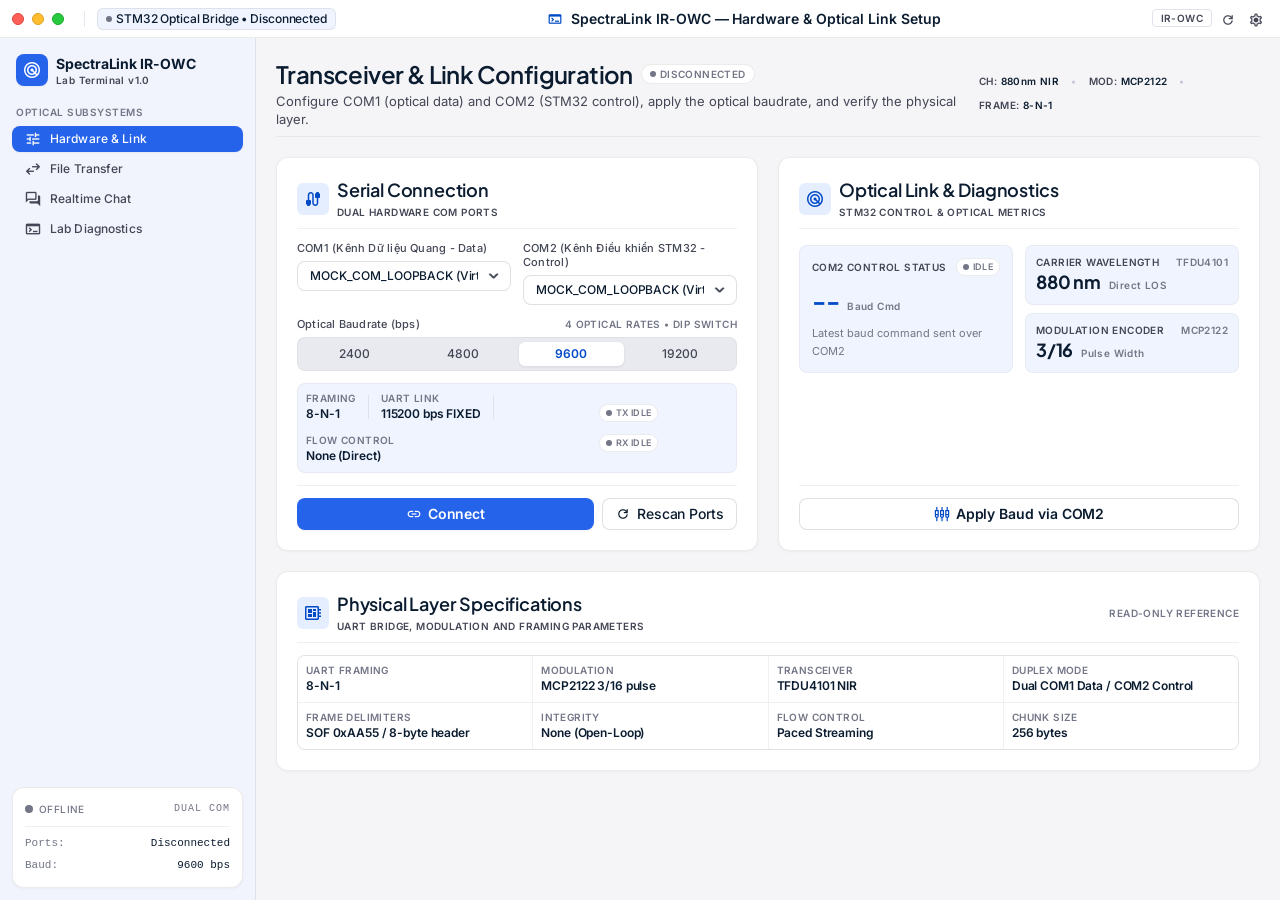
<file: src/ir_terminal/ui/web/index.html>
<!DOCTYPE html>
<html lang="en">
<head>
  <meta charset="utf-8"/>
  <meta content="width=device-width, initial-scale=1.0" name="viewport"/>
  <title>SpectraLink IR-OWC Workstation</title>
  <link rel="stylesheet" href="assets/css/local-fonts.css"/>
  <script src="assets/js/tailwindcss.js"></script>
  <script id="tailwind-config">
    tailwind.config = {
      darkMode: "class",
      theme: {
        extend: {
          colors: {
            "surface": "#f8f9ff",
            "surface-dim": "#cbdbf5",
            "surface-bright": "#f8f9ff",
            "surface-container-lowest": "#ffffff",
            "surface-container-low": "#eff4ff",
            "surface-container": "#e5eeff",
            "surface-container-high": "#dce9ff",
            "surface-container-highest": "#d3e4fe",
            "on-surface": "#0b1c30",
            "on-surface-variant": "#434655",
            "inverse-surface": "#213145",
            "inverse-on-surface": "#eaf1ff",
            "outline": "#737686",
            "outline-variant": "#c3c6d7",
            "surface-tint": "#0053db",
            "primary": "#004ac6",
            "on-primary": "#ffffff",
            "primary-container": "#2563eb",
            "on-primary-container": "#eeefff",
            "inverse-primary": "#b4c5ff",
            "secondary": "#006c49",
            "on-secondary": "#ffffff",
            "secondary-container": "#6cf8bb",
            "on-secondary-container": "#00714d",
            "tertiary": "#784b00",
            "on-tertiary": "#ffffff",
            "tertiary-container": "#996100",
            "on-tertiary-container": "#ffeedd",
            "error": "#ba1a1a",
            "on-error": "#ffffff",
            "error-container": "#ffdad6",
            "on-error-container": "#93000a",
            "primary-fixed": "#dbe1ff",
            "primary-fixed-dim": "#b4c5ff",
            "on-primary-fixed": "#00174b",
            "on-primary-fixed-variant": "#003ea8",
            "secondary-fixed": "#6ffbbe",
            "secondary-fixed-dim": "#4edea3",
            "on-secondary-fixed": "#002113",
            "on-secondary-fixed-variant": "#005236",
            "background": "#f8f9ff",
            "on-background": "#0b1c30",
            "surface-variant": "#d3e4fe"
          },
          borderRadius: {
            "DEFAULT": "0.25rem",
            "lg": "0.5rem",
            "xl": "0.75rem",
            "2xl": "0.875rem",
            "full": "9999px"
          },
          spacing: {
            "space-xs": "0.25rem",
            "margin": "1.25rem",
            "space-lg": "1.25rem",
            "space-xl": "1.75rem",
            "space-md": "0.75rem",
            "space-sm": "0.5rem",
            "gutter": "1rem"
          },
          fontFamily: {
            "headline-md": ["Plus Jakarta Sans", "sans-serif"],
            "display-lg": ["Plus Jakarta Sans", "sans-serif"],
            "body-md": ["Inter", "sans-serif"],
            "body-lg": ["Inter", "sans-serif"],
            "mono-caption": ["Inter", "monospace"],
            "headline-lg": ["Plus Jakarta Sans", "sans-serif"],
            "mono-data": ["Inter", "monospace"],
            "label-sm": ["Inter", "sans-serif"],
            "label-md": ["Inter", "sans-serif"],
            "title-sm": ["Inter", "sans-serif"]
          },
          fontSize: {
            "headline-md": ["18px", { lineHeight: "24px", letterSpacing: "-0.01em", fontWeight: "600" }],
            "display-lg": ["32px", { lineHeight: "40px", letterSpacing: "-0.02em", fontWeight: "600" }],
            "body-md": ["13px", { lineHeight: "18px", letterSpacing: "0em", fontWeight: "400" }],
            "body-lg": ["14px", { lineHeight: "20px", letterSpacing: "0em", fontWeight: "400" }],
            "mono-caption": ["10px", { lineHeight: "12px", letterSpacing: "0.04em", fontWeight: "600" }],
            "headline-lg": ["24px", { lineHeight: "32px", letterSpacing: "-0.015em", fontWeight: "600" }],
            "mono-data": ["12px", { lineHeight: "16px", letterSpacing: "-0.01em", fontWeight: "500" }],
            "label-sm": ["11px", { lineHeight: "14px", letterSpacing: "0.02em", fontWeight: "500" }],
            "label-md": ["12px", { lineHeight: "16px", letterSpacing: "0.01em", fontWeight: "500" }],
            "title-sm": ["14px", { lineHeight: "20px", letterSpacing: "-0.005em", fontWeight: "600" }]
          }
        }
      }
    }
  </script>
  <link rel="stylesheet" href="assets/css/app.css"/>
  <style>
    ::-webkit-scrollbar {
      width: 6px;
      height: 6px;
    }
    ::-webkit-scrollbar-track {
      background: transparent;
    }
    ::-webkit-scrollbar-thumb {
      background: rgba(0, 0, 0, 0.12);
      border-radius: 9999px;
    }
    ::-webkit-scrollbar-thumb:hover {
      background: rgba(0, 0, 0, 0.25);
    }
    .traffic-dot:hover span {
      opacity: 0.6;
    }
    .view-panel {
      display: none;
    }
    .view-panel.active {
      display: flex;
    }
    @keyframes ui-spin {
      to { transform: rotate(360deg); }
    }
    .ui-spinner {
      width: 14px;
      height: 14px;
      border-radius: 9999px;
      border: 2px solid rgba(255, 255, 255, 0.45);
      border-top-color: #ffffff;
      animation: ui-spin 0.7s linear infinite;
      display: inline-block;
      flex-shrink: 0;
    }
    @keyframes toast-slide-in {
      from { opacity: 0; transform: translateX(16px); }
      to { opacity: 1; transform: translateX(0); }
    }
    .toast-item {
      animation: toast-slide-in 0.18s ease-out;
    }
    .toast-leaving {
      opacity: 0;
      transform: translateX(16px);
      transition: opacity 0.18s ease, transform 0.18s ease;
    }
  </style>
  <script src="qwebchannel.js"></script>
</head>
<body class="bg-[#F5F5F7] text-on-surface antialiased min-h-screen flex flex-col font-body-md text-body-md select-none overflow-hidden">
  <div class="w-full h-screen bg-[#F5F5F7] flex flex-col overflow-hidden">
    <header
  class="app-header h-[38px] bg-surface-container-lowest border-b border-black/[0.08] px-space-md flex items-center justify-between flex-shrink-0 select-none min-w-0"
>
  <div class="app-header__left flex items-center gap-space-md min-w-0">
    <div class="flex items-center gap-2 pr-2 shrink-0">
      <button
        aria-label="Close"
        class="traffic-dot w-3 h-3 rounded-full bg-[#FF5F56] border border-[#E0443E] flex items-center justify-center group focus:outline-none cursor-pointer"
      >
        <span
          class="text-[8px] text-black font-bold opacity-0 transition-opacity"
          >×</span
        >
      </button>
      <button
        aria-label="Minimize"
        class="traffic-dot w-3 h-3 rounded-full bg-[#FFBD2E] border border-[#DEA123] flex items-center justify-center group focus:outline-none cursor-pointer"
      >
        <span
          class="text-[8px] text-black font-bold opacity-0 transition-opacity"
          >-</span
        >
      </button>
      <button
        aria-label="Zoom"
        class="traffic-dot w-3 h-3 rounded-full bg-[#27C93F] border border-[#1AAB29] flex items-center justify-center group focus:outline-none cursor-pointer"
      >
        <span
          class="text-[7px] text-black font-bold opacity-0 transition-opacity"
          >+</span
        >
      </button>
    </div>
    <div class="h-4 w-px bg-outline-variant/40 shrink-0"></div>
    <div
      id="ribbon-badge"
      class="app-ribbon flex items-center gap-space-xs px-2 py-0.5 rounded-md border min-w-0"
      data-tone="neutral"
    >
      <span id="ribbon-dot" class="ui-badge__dot"></span>
      <span
        id="ribbon-text"
        class="app-ribbon__text font-mono-data text-mono-data text-on-surface font-medium"
        title="STM32 Optical Bridge • Disconnected"
        >STM32 Optical Bridge • Disconnected</span
      >
    </div>
  </div>

  <div class="app-header__center flex items-center gap-2 min-w-0">
    <span class="material-symbols-outlined text-primary text-[16px] shrink-0"
      >terminal</span
    >
    <span
      id="window-center-title"
      class="app-header__title font-title-sm text-title-sm text-on-surface font-semibold"
      >SpectraLink IR-OWC — Hardware &amp; Optical Link Setup</span
    >
  </div>

  <div class="app-header__right flex items-center gap-space-xs">
    <span
      id="chrome-instance-label"
      class="font-mono-caption text-mono-caption text-on-surface-variant border border-outline-variant/50 px-2 py-0.5 rounded"
      >IR-OWC</span
    >
    <button
      id="btn-top-refresh"
      class="p-1 rounded hover:bg-surface-container-high text-on-surface-variant transition-colors cursor-pointer"
      title="Refresh Port List"
    >
      <span class="material-symbols-outlined text-[16px]">refresh</span>
    </button>
    <button
      id="btn-top-settings"
      class="p-1 rounded hover:bg-surface-container-high text-on-surface-variant transition-colors cursor-pointer"
      title="Transfer Settings"
    >
      <span class="material-symbols-outlined text-[16px]">settings</span>
    </button>
  </div>
</header>


    <div class="flex flex-1 overflow-hidden min-w-0">
      <aside
  id="app-sidebar"
  class="w-64 bg-surface-container-low/70 border-r border-black/[0.08] flex flex-col justify-between p-space-md select-none flex-shrink-0"
>
  <div class="space-y-space-md">
    <div class="sidebar-brand flex items-center gap-space-sm px-1 py-1">
      <div
        class="w-8 h-8 rounded-lg bg-primary-container text-white flex items-center justify-center shadow-sm shrink-0"
      >
        <span class="material-symbols-outlined text-[20px] text-white"
          >radar</span
        >
      </div>
      <div class="sidebar-brand-text leading-tight min-w-0">
        <div
          class="font-title-sm text-title-sm font-bold text-on-surface truncate"
        >
          SpectraLink IR-OWC
        </div>
        <div
          class="font-mono-caption text-mono-caption text-on-surface-variant truncate"
        >
          Lab Terminal v1.0
        </div>
      </div>
    </div>

    <div class="space-y-1">
      <div
        class="sidebar-section-title px-space-xs py-1 text-mono-caption font-mono-caption text-outline font-semibold tracking-wider"
      >
        OPTICAL SUBSYSTEMS
      </div>
      <nav class="space-y-1" id="nav-menu">
        <a
          data-target="view-hardware"
          title="Hardware &amp; Link"
          class="nav-item flex items-center gap-space-sm px-space-md py-space-xs rounded-lg bg-primary-container text-white font-medium shadow-sm transition-all cursor-pointer"
        >
          <span class="material-symbols-outlined text-[18px] shrink-0"
            >tune</span
          >
          <span class="sidebar-label font-label-md text-label-md truncate"
            >Hardware &amp; Link</span
          >
        </a>
        <a
          data-target="view-file"
          title="File Transfer"
          class="nav-item flex items-center gap-space-sm px-space-md py-space-xs rounded-lg text-on-surface-variant hover:text-on-surface hover:bg-surface-container-highest/60 transition-colors cursor-pointer"
        >
          <span class="material-symbols-outlined text-[18px] shrink-0"
            >swap_horiz</span
          >
          <span class="sidebar-label font-label-md text-label-md truncate"
            >File Transfer</span
          >
        </a>
        <a
          data-target="view-chat"
          title="Realtime Chat"
          class="nav-item flex items-center gap-space-sm px-space-md py-space-xs rounded-lg text-on-surface-variant hover:text-on-surface hover:bg-surface-container-highest/60 transition-colors cursor-pointer"
        >
          <span class="material-symbols-outlined text-[18px] shrink-0"
            >forum</span
          >
          <span class="sidebar-label font-label-md text-label-md truncate"
            >Realtime Chat</span
          >
        </a>
        <a
          data-target="view-telemetry"
          title="Lab Diagnostics"
          class="nav-item flex items-center gap-space-sm px-space-md py-space-xs rounded-lg text-on-surface-variant hover:text-on-surface hover:bg-surface-container-highest/60 transition-colors cursor-pointer"
        >
          <span class="material-symbols-outlined text-[18px] shrink-0"
            >terminal</span
          >
          <span class="sidebar-label font-label-md text-label-md truncate"
            >Lab Diagnostics</span
          >
        </a>
      </nav>
    </div>
  </div>

  <div
    class="sidebar-footer bg-surface-container-lowest rounded-xl p-space-md border border-black/[0.08] shadow-[0_1px_3px_rgba(0,0,0,0.04)] space-y-2"
  >
    <div class="flex items-center justify-between gap-1">
      <div class="flex items-center gap-1.5 min-w-0">
        <span
          id="footer-health-dot"
          class="w-2 h-2 rounded-full bg-outline shrink-0"
        ></span>
        <span
          id="footer-health-text"
          class="font-mono-caption text-mono-caption font-medium text-outline truncate"
          >OFFLINE</span
        >
      </div>
      <span
        class="sidebar-footer-detail text-[10px] font-mono text-outline tracking-widest"
        >DUAL COM</span
      >
    </div>
    <div
      class="sidebar-footer-detail text-[11px] font-mono leading-relaxed text-on-surface-variant border-t border-black/[0.06] pt-2 flex flex-col gap-1"
    >
      <div class="flex items-center justify-between gap-2">
        <span class="text-outline">Ports:</span>
        <span
          id="footer-port-label"
          class="font-medium text-on-surface truncate text-right"
          >Disconnected</span
        >
      </div>
      <div class="flex items-center justify-between">
        <span class="text-outline">Baud:</span>
        <span id="footer-baud-label" class="font-medium text-on-surface"
          >--</span
        >
      </div>
    </div>
  </div>
</aside>


      <div class="flex-1 flex flex-col overflow-hidden bg-[#F5F5F7] min-w-0">
        <div id="view-hardware" class="view-panel active flex-1 overflow-y-auto p-space-lg flex-col gap-space-lg bg-[#F5F5F7] min-w-0">
          <header
  class="flex flex-col md:flex-row md:items-center justify-between gap-space-md pb-space-sm border-b border-black/[0.06]"
>
  <div class="min-w-0">
    <div class="flex flex-wrap items-center gap-space-sm min-w-0">
      <h1
        class="font-headline-lg text-headline-lg text-on-surface tracking-tight break-words"
      >
        Transceiver &amp; Link Configuration
      </h1>
      <span
        id="hw-header-link-badge"
        class="ui-badge"
        data-tone="neutral"
        data-size="compact"
        role="status"
        aria-live="polite"
      >
        <span class="ui-badge__dot"></span>
        <span class="ui-badge__label">DISCONNECTED</span>
      </span>
    </div>
    <p class="font-body-md text-body-md text-on-surface-variant mt-0.5">
      Configure COM1 (optical data) and COM2 (STM32 control), apply the optical
      baudrate, and verify the physical layer.
    </p>
  </div>
  <div
    class="flex flex-wrap items-center gap-space-md font-mono-caption text-mono-caption text-on-surface-variant"
  >
    <span
      >CH:
      <strong class="text-on-surface font-semibold">880nm NIR</strong></span
    >
    <span class="text-outline-variant">•</span>
    <span
      >MOD: <strong class="text-on-surface font-semibold">MCP2122</strong></span
    >
    <span class="text-outline-variant">•</span>
    <span
      >FRAME: <strong class="text-on-surface font-semibold">8-N-1</strong></span
    >
  </div>
</header>
<div class="split-grid">
  <section
    class="bg-surface-container-lowest rounded-xl p-space-lg border border-black/[0.08] shadow-[0_1px_3px_rgba(0,0,0,0.04)] flex flex-col justify-between min-w-0"
  >
    <div class="space-y-space-md">
      <div
        class="flex items-center gap-space-sm border-b border-black/[0.06] pb-space-sm"
      >
        <div class="p-1.5 bg-surface-container text-primary rounded-md">
          <span class="material-symbols-outlined text-[20px]" data-icon="cable"
            >cable</span
          >
        </div>
        <div>
          <h2 class="font-headline-md text-headline-md text-on-surface">
            Serial Connection
          </h2>
          <span
            class="font-mono-caption text-mono-caption text-on-surface-variant"
            >DUAL HARDWARE COM PORTS</span
          >
        </div>
      </div>
      <div class="port-grid">
        <div class="space-y-1.5 min-w-0">
          <label
            class="block font-label-sm text-label-sm text-on-surface-variant font-medium"
            for="select-port-tx"
            >COM1 (Kênh Dữ liệu Quang - Data)</label
          >
          <div class="relative">
            <select
              id="select-port-tx"
              class="appearance-none w-full bg-[#FFFFFF] border border-black/[0.12] rounded-lg px-3 py-1.5 pr-8 text-on-surface font-mono-data text-mono-data focus:outline-none focus:ring-2 focus:ring-primary/20 focus:border-primary transition-all cursor-pointer"
            >
              <option value="MOCK_COM_LOOPBACK">
                MOCK_COM_LOOPBACK (Virtual Loopback)
              </option>
            </select>
            <div
              class="pointer-events-none absolute inset-y-0 right-0 flex items-center px-2 text-on-surface-variant"
            >
              <span
                class="material-symbols-outlined text-[18px]"
                data-icon="expand_more"
                >expand_more</span
              >
            </div>
          </div>
        </div>
        <div class="space-y-1.5 min-w-0">
          <label
            class="block font-label-sm text-label-sm text-on-surface-variant font-medium"
            for="select-port-rx"
            >COM2 (Kênh Điều khiển STM32 - Control)</label
          >
          <div class="relative">
            <select
              id="select-port-rx"
              class="appearance-none w-full bg-[#FFFFFF] border border-black/[0.12] rounded-lg px-3 py-1.5 pr-8 text-on-surface font-mono-data text-mono-data focus:outline-none focus:ring-2 focus:ring-primary/20 focus:border-primary transition-all cursor-pointer"
            >
              <option value="MOCK_COM_LOOPBACK">
                MOCK_COM_LOOPBACK (Virtual Loopback)
              </option>
            </select>
            <div
              class="pointer-events-none absolute inset-y-0 right-0 flex items-center px-2 text-on-surface-variant"
            >
              <span
                class="material-symbols-outlined text-[18px]"
                data-icon="expand_more"
                >expand_more</span
              >
            </div>
          </div>
        </div>
      </div>
      <div class="space-y-1.5">
        <div class="flex justify-between items-center">
          <label
            class="font-label-sm text-label-sm text-on-surface-variant font-medium"
            >Optical Baudrate (bps)</label
          >
          <span
            id="baudrate-source-label"
            class="font-mono-caption text-mono-caption text-outline"
            >OPTICAL RATES • COM2 CONTROL</span
          >
        </div>
        <div
          id="baudrate-selector-container"
          class="flex flex-wrap gap-1 p-1 bg-[#E8EAEF] rounded-lg border border-black/[0.04]"
        ></div>
      </div>
      <div
        class="p-space-sm bg-surface-container-low rounded-lg border border-black/[0.04] flex flex-col sm:flex-row sm:items-center justify-between gap-2"
      >
        <div class="flex flex-wrap items-center gap-space-md">
          <div>
            <span class="font-mono-caption text-mono-caption text-outline block"
              >FRAMING</span
            >
            <span
              class="font-mono-data text-mono-data text-on-surface font-semibold"
              >8-N-1</span
            >
          </div>
          <div class="h-6 w-px bg-outline-variant/40"></div>
          <div>
            <span class="font-mono-caption text-mono-caption text-outline block"
              >UART LINK</span
            >
            <span
              id="hw-physical-baud"
              class="font-mono-data text-mono-data text-on-surface font-semibold"
              >115200 bps FIXED</span
            >
          </div>
          <div class="h-6 w-px bg-outline-variant/40"></div>
          <div>
            <span class="font-mono-caption text-mono-caption text-outline block"
              >FLOW CONTROL</span
            >
            <span
              class="font-mono-data text-mono-data text-on-surface font-semibold"
              >None (Direct)</span
            >
          </div>
        </div>
        <div class="flex flex-wrap items-center gap-3">
          <span
            id="hw-tx-status"
            class="ui-badge"
            data-tone="neutral"
            data-size="micro"
            title="TX port state"
          >
            <span id="hw-tx-dot" class="ui-badge__dot"></span>
            <span class="ui-badge__label">TX IDLE</span>
          </span>
          <span
            id="hw-rx-status"
            class="ui-badge"
            data-tone="neutral"
            data-size="micro"
            title="RX port state"
          >
            <span id="hw-rx-dot" class="ui-badge__dot"></span>
            <span class="ui-badge__label">RX IDLE</span>
          </span>
        </div>
      </div>
    </div>
    <div
      class="pt-space-md mt-space-md border-t border-black/[0.06] flex items-center justify-between gap-space-sm"
    >
      <button
        id="btn-connect"
        data-state="disconnected"
        class="flex-1 h-[32px] bg-primary-container hover:bg-primary text-on-primary font-title-sm text-title-sm font-semibold rounded-lg shadow-sm flex items-center justify-center gap-1.5 active:scale-[0.98] transition-all cursor-pointer"
      >
        <span class="material-symbols-outlined text-[16px]" data-icon="link"
          >link</span
        >
        Connect
      </button>
      <button
        id="btn-rescan"
        class="h-[32px] px-space-md bg-white hover:bg-[#F8FAFC] text-on-surface border border-black/[0.12] rounded-lg font-title-sm text-title-sm font-medium flex items-center gap-1.5 active:scale-[0.98] transition-all cursor-pointer"
      >
        <span class="material-symbols-outlined text-[16px]" data-icon="refresh"
          >refresh</span
        >
        Rescan Ports
      </button>
    </div>
  </section>
  <section
    class="bg-surface-container-lowest rounded-xl p-space-lg border border-black/[0.08] shadow-[0_1px_3px_rgba(0,0,0,0.04)] flex flex-col justify-between min-w-0"
  >
    <div class="space-y-space-md">
      <div
        class="flex items-center gap-space-sm border-b border-black/[0.06] pb-space-sm"
      >
        <div class="p-1.5 bg-surface-container text-primary rounded-md">
          <span class="material-symbols-outlined text-[20px]" data-icon="radar"
            >radar</span
          >
        </div>
        <div>
          <h2 class="font-headline-md text-headline-md text-on-surface">
            Optical Link &amp; Diagnostics
          </h2>
          <span
            class="font-mono-caption text-mono-caption text-on-surface-variant"
            >STM32 CONTROL &amp; OPTICAL METRICS</span
          >
        </div>
      </div>
      <div class="hw-diag-grid items-stretch py-1">
        <div
          class="p-3 bg-surface-container-low rounded-lg border border-black/[0.04] flex flex-col justify-between h-full"
        >
          <div
            class="flex flex-wrap justify-between items-center gap-1 text-mono-caption font-mono-caption text-on-surface-variant"
          >
            <span>COM2 CONTROL STATUS</span>
            <span
              id="hw-rtt-state"
              class="ui-badge shrink-0"
              data-tone="neutral"
              data-size="micro"
              role="status"
              aria-live="polite"
            >
              <span class="ui-badge__dot"></span>
              <span class="ui-badge__label">IDLE</span>
            </span>
          </div>
          <div class="flex items-baseline gap-2 mt-2">
            <span
              id="hw-rtt-value"
              class="font-headline-lg text-headline-lg font-bold text-primary"
              >--</span
            >
            <span class="font-mono-caption text-mono-caption text-outline"
              >Baud Cmd</span
            >
          </div>
          <div class="text-[11px] text-outline font-mono-caption mt-2">
            Latest baud command sent over COM2
          </div>
        </div>
        <div class="grid grid-cols-1 gap-2">
          <div
            class="p-2.5 bg-surface-container-low rounded-lg border border-black/[0.04]"
          >
            <div
              class="flex justify-between items-center text-mono-caption font-mono-caption text-on-surface-variant"
            >
              <span>CARRIER WAVELENGTH</span>
              <span class="text-outline">TFDU4101</span>
            </div>
            <div class="flex items-baseline gap-2 mt-0.5">
              <span
                class="font-headline-md text-headline-md font-bold text-on-surface"
                >880 nm</span
              >
              <span class="font-mono-caption text-mono-caption text-outline"
                >Direct LOS</span
              >
            </div>
          </div>
          <div
            class="p-2.5 bg-surface-container-low rounded-lg border border-black/[0.04]"
          >
            <div
              class="flex justify-between items-center text-mono-caption font-mono-caption text-on-surface-variant"
            >
              <span>MODULATION ENCODER</span>
              <span class="text-outline">MCP2122</span>
            </div>
            <div class="flex items-baseline gap-2 mt-0.5">
              <span
                class="font-headline-md text-headline-md font-bold text-on-surface"
                >3/16</span
              >
              <span class="font-mono-caption text-mono-caption text-outline"
                >Pulse Width</span
              >
            </div>
          </div>
        </div>
      </div>
    </div>
    <div
      class="pt-space-md mt-space-md border-t border-black/[0.06] flex items-center justify-between gap-space-sm"
    >
      <button
        id="btn-send-baud"
        class="flex-1 h-[32px] bg-white hover:bg-[#F8FAFC] text-on-surface border border-black/[0.12] rounded-lg font-title-sm text-title-sm font-semibold flex items-center justify-center gap-1.5 active:scale-[0.98] transition-all cursor-pointer"
      >
        <span
          class="material-symbols-outlined text-[16px] text-primary"
          data-icon="settings_input_component"
          >settings_input_component</span
        >
        Apply Baud via COM2
      </button>
    </div>
  </section>
</div>
<section
  class="bg-surface-container-lowest rounded-xl p-space-lg border border-black/[0.08] shadow-[0_1px_3px_rgba(0,0,0,0.04)] min-w-0"
>
  <div
    class="flex flex-col sm:flex-row sm:items-center justify-between gap-2 border-b border-black/[0.06] pb-space-sm mb-space-md"
  >
    <div class="flex items-center gap-space-sm">
      <div class="p-1.5 bg-surface-container text-primary rounded-md">
        <span
          class="material-symbols-outlined text-[20px]"
          data-icon="developer_board"
          >developer_board</span
        >
      </div>
      <div>
        <h3 class="font-headline-md text-headline-md text-on-surface">
          Physical Layer Specifications
        </h3>
        <span
          class="font-mono-caption text-mono-caption text-on-surface-variant"
          >UART BRIDGE, MODULATION AND FRAMING PARAMETERS</span
        >
      </div>
    </div>
    <span class="font-mono-caption text-mono-caption text-outline"
      >READ-ONLY REFERENCE</span
    >
  </div>
  <div
    class="spec-grid gap-px bg-black/[0.06] border border-black/[0.06] rounded-lg overflow-hidden"
  >
    <div class="bg-surface-container-lowest p-space-sm">
      <span class="block font-mono-caption text-mono-caption text-outline"
        >UART FRAMING</span
      >
      <span
        class="block font-mono-data text-mono-data text-on-surface font-semibold mt-0.5"
        >8-N-1</span
      >
    </div>
    <div class="bg-surface-container-lowest p-space-sm">
      <span class="block font-mono-caption text-mono-caption text-outline"
        >MODULATION</span
      >
      <span
        class="block font-mono-data text-mono-data text-on-surface font-semibold mt-0.5"
        >MCP2122 3/16 pulse</span
      >
    </div>
    <div class="bg-surface-container-lowest p-space-sm">
      <span class="block font-mono-caption text-mono-caption text-outline"
        >TRANSCEIVER</span
      >
      <span
        class="block font-mono-data text-mono-data text-on-surface font-semibold mt-0.5"
        >TFDU4101 NIR</span
      >
    </div>
    <div class="bg-surface-container-lowest p-space-sm">
      <span class="block font-mono-caption text-mono-caption text-outline"
        >DUPLEX MODE</span
      >
      <span
        class="block font-mono-data text-mono-data text-on-surface font-semibold mt-0.5"
        >Dual COM1 Data / COM2 Control</span
      >
    </div>
    <div class="bg-surface-container-lowest p-space-sm">
      <span class="block font-mono-caption text-mono-caption text-outline"
        >FRAME DELIMITERS</span
      >
      <span
        class="block font-mono-data text-mono-data text-on-surface font-semibold mt-0.5"
        >SOF 0xAA55 / 8-byte header</span
      >
    </div>
    <div class="bg-surface-container-lowest p-space-sm">
      <span class="block font-mono-caption text-mono-caption text-outline"
        >INTEGRITY</span
      >
      <span
        class="block font-mono-data text-mono-data text-on-surface font-semibold mt-0.5"
        >None (Open-Loop)</span
      >
    </div>
    <div class="bg-surface-container-lowest p-space-sm">
      <span class="block font-mono-caption text-mono-caption text-outline"
        >FLOW CONTROL</span
      >
      <span
        class="block font-mono-data text-mono-data text-on-surface font-semibold mt-0.5"
        >Paced Streaming</span
      >
    </div>
    <div class="bg-surface-container-lowest p-space-sm">
      <span class="block font-mono-caption text-mono-caption text-outline"
        >CHUNK SIZE</span
      >
      <span
        class="block font-mono-data text-mono-data text-on-surface font-semibold mt-0.5"
        >256 bytes</span
      >
    </div>
  </div>
</section>

        </div>

        <div id="view-file" class="view-panel flex-1 bg-[#F5F5F7] overflow-y-auto p-space-lg flex-col gap-space-lg min-w-0">
          <div
  class="flex flex-col md:flex-row md:items-end justify-between gap-space-md pb-space-sm border-b border-black/[0.06]"
>
  <div class="flex flex-col gap-0.5 min-w-0">
    <h1
      class="text-headline-lg font-headline-lg text-on-surface tracking-tight break-words"
    >
      File &amp; Media Transfer Station
    </h1>
    <p class="text-body-md font-body-md text-on-surface-variant">
      Transmit binary payloads, media packets, and documents over the optical
      link.
    </p>
  </div>
  <div
    class="flex flex-wrap items-center gap-space-md font-mono-caption text-mono-caption text-on-surface-variant min-w-0"
  >
    <span
      >CHUNK: <strong class="text-on-surface font-semibold">256 B</strong></span
    >
    <span class="text-outline-variant">•</span>
    <span
      >INTEGRITY:
      <strong class="text-on-surface font-semibold">Open-Loop</strong></span
    >
    <span class="text-outline-variant">•</span>
    <span
      >FLOW:
      <strong class="text-on-surface font-semibold"
        >Paced Streaming</strong
      ></span
    >
  </div>
</div>
<div class="split-grid">
  <div
    id="file-dropzone"
    class="bg-surface-container-lowest rounded-xl border-2 border-dashed border-[#CBD5E1] p-space-xl flex flex-col items-center justify-center text-center hover:border-primary/60 transition-colors duration-150 group cursor-pointer min-h-[280px] min-w-0"
  >
    <div
      class="w-12 h-12 rounded-lg border border-black/[0.08] bg-surface-container-low flex items-center justify-center text-on-surface-variant group-hover:text-primary transition-colors mb-space-md"
    >
      <span
        class="material-symbols-outlined text-[26px]"
        data-icon="upload_file"
        >upload_file</span
      >
    </div>
    <h3
      id="file-limit-hint"
      class="text-headline-md font-headline-md text-on-surface mb-1"
    >
      Drop file to transmit (256-byte paced frames)
    </h3>
    <p
      class="text-body-md font-body-md text-on-surface-variant max-w-sm mb-space-lg"
    >
      Supports PDF, images, firmware binaries, and raw packet captures
    </p>
    <div class="flex items-center gap-space-sm">
      <button
        class="h-[30px] px-space-lg rounded-lg bg-primary-container text-on-primary text-label-md font-label-md hover:bg-primary transition-colors flex items-center gap-1.5 active:scale-[0.98] cursor-pointer"
      >
        <span
          class="material-symbols-outlined text-[16px]"
          data-icon="folder_open"
          >folder_open</span
        >
        <span>Browse Files</span>
      </button>
      <span class="text-mono-caption font-mono-caption text-on-surface-variant"
        >or drag &amp; drop payload</span
      >
    </div>
    <div
      class="mt-space-lg flex items-center gap-1.5 text-mono-caption font-mono-caption text-outline"
    >
      <span
        class="material-symbols-outlined text-[13px]"
        data-icon="verified_user"
        >verified_user</span
      >
      <span
        >Automatically framed into 256-byte chunks with paced open-loop
        streaming</span
      >
    </div>
  </div>
  <div
    class="bg-surface-container-lowest rounded-xl border border-black/[0.08] p-space-lg flex flex-col justify-between min-w-0"
  >
    <div>
      <div
        class="flex flex-wrap items-center justify-between gap-2 pb-space-sm border-b border-black/[0.06] mb-space-md"
      >
        <div class="flex items-center gap-2">
          <span
            class="text-title-sm font-title-sm font-semibold text-on-surface"
            >Active Transmission</span
          >
        </div>
        <div
          class="flex items-center gap-2 font-mono-caption text-mono-caption text-on-surface-variant"
        >
          <span>COM1 DATA</span>
          <span
            id="file-active-status"
            class="ui-badge"
            data-tone="neutral"
            data-size="micro"
            role="status"
            aria-live="polite"
          >
            <span class="ui-badge__dot"></span>
            <span class="ui-badge__label">STREAM IDLE</span>
          </span>
        </div>
      </div>
      <div class="flex items-start gap-space-md mb-space-md">
        <div
          class="w-10 h-10 rounded-lg bg-surface-container-low text-on-surface-variant flex items-center justify-center shrink-0 border border-black/[0.06]"
        >
          <span
            class="material-symbols-outlined text-[22px]"
            data-icon="description"
            >description</span
          >
        </div>
        <div class="flex flex-col flex-1 overflow-hidden">
          <div class="flex items-center justify-between gap-2">
            <span
              id="file-active-name"
              class="text-title-sm font-title-sm font-semibold text-on-surface truncate"
              >No active transfer</span
            >
            <span
              id="file-active-size"
              class="text-mono-data font-mono-data font-medium text-on-surface-variant shrink-0"
              >-- KB</span
            >
          </div>
          <div class="flex items-center gap-2 mt-1">
            <span class="text-mono-caption font-mono-caption text-outline"
              >State:</span
            >
            <span
              class="text-mono-caption font-mono-caption text-on-surface-variant"
              >Ready for payload</span
            >
          </div>
        </div>
      </div>
      <div class="flex flex-col gap-1.5 mb-space-lg">
        <div
          class="flex items-center justify-between text-mono-caption font-mono-caption"
        >
          <span class="text-on-surface font-medium">Transfer progress</span>
          <span
            id="file-progress-pct"
            class="text-primary font-semibold text-mono-data font-mono-data"
            >0%</span
          >
        </div>
        <div
          class="w-full h-2 rounded-full bg-surface-container overflow-hidden"
        >
          <div
            id="file-progress-bar"
            class="h-full bg-primary rounded-full transition-all duration-300 w-0"
          ></div>
        </div>
      </div>
      <div
        class="file-stats p-space-sm rounded-lg bg-surface-container-low border border-black/[0.04] mb-space-md"
      >
        <div class="flex flex-col">
          <span
            class="text-mono-caption font-mono-caption uppercase text-outline"
            >Throughput</span
          >
          <span
            id="file-speed"
            class="text-headline-md font-headline-md text-on-surface font-semibold"
            >0.0
            <span
              class="text-label-sm font-label-sm font-normal text-on-surface-variant"
              >KB/s</span
            ></span
          >
        </div>
        <div class="flex flex-col">
          <span
            class="text-mono-caption font-mono-caption uppercase text-outline"
            >ETA</span
          >
          <span
            id="file-eta"
            class="text-headline-md font-headline-md text-on-surface font-semibold"
            >--</span
          >
        </div>
        <div class="flex flex-col">
          <span
            class="text-mono-caption font-mono-caption uppercase text-outline"
            >Chunks</span
          >
          <span
            id="file-packets"
            class="text-headline-md font-headline-md text-on-surface font-semibold"
            >0<span class="text-label-sm font-label-sm font-normal text-outline"
              >/0</span
            ></span
          >
        </div>
      </div>
    </div>
    <div class="flex items-center justify-end gap-space-sm pt-space-xs">
      <button
        id="btn-file-primary"
        class="flex-1 h-[30px] px-space-md rounded-lg bg-primary-container hover:bg-primary text-on-primary transition-colors text-label-md font-label-md font-semibold flex items-center justify-center gap-1.5 active:scale-[0.98] cursor-pointer"
      >
        <span class="material-symbols-outlined text-[15px]" data-icon="send"
          >send</span
        >
        <span>Transmit</span>
      </button>
      <button
        id="btn-file-secondary"
        class="h-[30px] px-space-md rounded-lg bg-surface-container-lowest border border-black/[0.12] text-on-surface-variant hover:text-error hover:border-error/40 transition-colors text-label-md font-label-md flex items-center gap-1 active:scale-[0.98] cursor-pointer"
      >
        <span class="material-symbols-outlined text-[15px]" data-icon="close"
          >close</span
        >
        <span>Cancel</span>
      </button>
    </div>
  </div>
</div>

<div
  class="bg-surface-container-lowest rounded-xl border border-black/[0.08] shadow-[0_1px_3px_rgba(0,0,0,0.04)] p-space-lg flex flex-col gap-space-md min-w-0"
>
  <div class="flex flex-wrap items-center justify-between gap-space-md">
    <div class="flex flex-wrap items-center gap-space-md min-w-0">
      <div class="flex items-center gap-2">
        <span
          class="material-symbols-outlined text-on-surface-variant text-[18px]"
          data-icon="history"
          >history</span
        >
        <h2 class="text-title-sm font-title-sm font-semibold text-on-surface">
          Recent Transfers
        </h2>
      </div>
      <span
        class="flex items-center gap-1 font-mono-caption text-mono-caption text-outline"
      >
        <span
          class="material-symbols-outlined text-[13px]"
          data-icon="check_circle"
          >check_circle</span
        >
        <span>Open-loop paced</span>
      </span>
    </div>
    <div class="relative w-full sm:w-auto">
      <span
        class="material-symbols-outlined absolute left-2 top-1.5 text-[15px] text-outline"
        data-icon="search"
        >search</span
      >
      <input
        class="h-[28px] pl-7 pr-2 text-label-sm font-label-sm rounded-lg bg-surface border border-black/[0.1] focus:border-primary focus:ring-1 focus:ring-primary outline-none w-full sm:w-48"
        placeholder="Filter transmissions..."
        type="text"
      />
    </div>
  </div>
  <div class="overflow-x-auto border border-black/[0.08] rounded-lg">
    <table class="data-table w-full text-left border-collapse">
      <thead>
        <tr
          class="bg-surface-container-low border-b border-black/[0.08] text-mono-caption font-mono-caption text-outline uppercase tracking-wider h-8"
        >
          <th class="px-space-md font-medium">File Payload</th>
          <th class="px-space-md font-medium">Size</th>
          <th class="px-space-md font-medium">Direction</th>
          <th class="px-space-md font-medium">Timestamp</th>
          <th class="px-space-md font-medium">Mode</th>
          <th class="px-space-md font-medium">State</th>
          <th class="px-space-md text-right font-medium">Actions</th>
        </tr>
      </thead>
      <tbody
        id="file-history-body"
        class="divide-y divide-black/[0.05] text-body-md font-body-md"
      >
        <tr>
          <td
            colspan="7"
            class="py-8 text-center text-on-surface-variant text-body-md"
          >
            <div class="flex flex-col items-center justify-center gap-1">
              <span class="material-symbols-outlined text-[22px] text-outline"
                >folder_off</span
              >
              <span class="font-medium text-on-surface"
                >No file transfers recorded yet</span
              >
              <span class="text-label-sm text-outline"
                >Transferred files will be logged here as open-loop paced
                streams.</span
              >
            </div>
          </td>
        </tr>
      </tbody>
    </table>
  </div>
  <div
    class="flex flex-wrap items-center justify-between gap-2 text-mono-caption font-mono-caption text-outline px-1"
  >
    <div class="flex flex-wrap items-center gap-space-md">
      <span>Open-Loop Paced</span>
      <span>•</span>
      <span>No checksum</span>
      <span>•</span>
      <span
        >Chunk size:
        <strong class="text-on-surface font-medium">256 bytes</strong></span
      >
    </div>
    <span>Optical carrier 880 nm</span>
  </div>
</div>

        </div>

        <div id="view-chat" class="view-panel flex-1 bg-[#F5F5F7] overflow-hidden flex-col min-w-0">
          <section
  class="px-space-lg py-space-md bg-surface-container-lowest border-b border-black/[0.08] flex flex-wrap items-center justify-between gap-space-sm shadow-xs shrink-0"
>
  <div class="min-w-0">
    <div class="flex flex-wrap items-baseline gap-space-sm">
      <h1
        class="text-headline-md font-headline-md font-semibold text-on-surface"
      >
        Realtime Optical Messaging
      </h1>
      <span class="font-mono-caption text-mono-caption text-on-surface-variant"
        >Half-Duplex • 880 nm • Direct LOS</span
      >
    </div>
    <p class="text-body-md font-body-md text-on-surface-variant mt-0.5">
      Text messaging over optical link via virtual file envelope streaming.
    </p>
  </div>
  <div
    class="flex flex-wrap items-center gap-space-md font-mono-caption text-mono-caption text-on-surface-variant"
  >
    <span
      >CH:
      <strong class="text-on-surface font-semibold">880nm NIR</strong></span
    >
    <span class="text-outline-variant">•</span>
    <span
      >MOD: <strong class="text-on-surface font-semibold">MCP2122</strong></span
    >
    <span class="text-outline-variant">•</span>
    <span
      id="chat-link-state"
      class="ui-badge"
      data-tone="neutral"
      data-size="micro"
      role="status"
      aria-live="polite"
    >
      <span class="ui-badge__dot"></span>
      <span class="ui-badge__label">LINK STANDBY</span>
    </span>
  </div>
</section>
<section
  class="flex-1 overflow-y-auto px-space-md sm:px-space-xl py-space-lg space-y-4 bg-[#FBFBFC] flex flex-col"
>
  <div
    id="chat-empty-state"
    class="flex flex-col items-center justify-center py-16 text-center text-on-surface-variant my-auto"
  >
    <div
      class="w-10 h-10 rounded-lg border border-black/[0.08] bg-surface-container-low flex items-center justify-center text-on-surface-variant mb-3"
    >
      <span class="material-symbols-outlined text-[22px]">forum</span>
    </div>
    <p class="text-title-sm font-title-sm font-semibold text-on-surface mb-1">
      No messages yet
    </p>
    <p class="text-body-md font-body-md text-outline max-w-sm">
      Type a message below and press Enter to transmit across the infrared link.
    </p>
  </div>
</section>
<footer
  class="p-space-lg bg-surface-container-lowest border-t border-black/[0.08] shrink-0"
>
  <div class="flex flex-col gap-2">
    <div
      class="flex items-center gap-2 p-1.5 pl-3 bg-surface-container-lowest border border-black/[0.12] rounded-lg shadow-[0_1px_2px_rgba(0,0,0,0.03)] focus-within:border-primary focus-within:ring-1 focus-within:ring-primary/20 transition-all duration-150"
    >
      <span
        class="font-mono-data text-mono-data text-on-surface-variant font-semibold shrink-0 select-none"
        >TX &gt;</span
      >
      <input
        id="input-chat-text"
        class="flex-1 min-w-0 bg-transparent border-0 text-mono-data font-mono-data text-on-surface focus:ring-0 focus:outline-none p-0 h-8 placeholder:text-outline"
        placeholder="Type a text message to send across the optical link..."
        type="text"
        value=""
      />
      <div class="flex items-center gap-1.5 shrink-0">
        <button
          id="btn-chat-send"
          class="flex items-center gap-1.5 px-3 h-[30px] rounded-lg bg-primary-container text-white text-label-sm font-label-sm font-semibold hover:bg-primary transition-colors active:scale-[0.98] cursor-pointer"
          title="Send text message (Enter)"
        >
          <span>Send</span>
          <span class="material-symbols-outlined text-[14px]" data-icon="send"
            >send</span
          >
        </button>
      </div>
    </div>
    <div
      class="flex items-center justify-between px-1 text-mono-caption font-mono-caption text-outline"
    >
      <div
        class="flex items-center gap-1 min-w-0 truncate"
        title="Realtime Chat sends text messages up to 512 bytes. Binary files and large transfers are handled exclusively in File Transfer Station."
      >
        <span class="material-symbols-outlined text-[12px]" data-icon="info"
          >info</span
        >
        <span class="truncate"
          >Text messages only (max 512 bytes). Binary files and large transfers
          belong exclusively in File Transfer Station.</span
        >
      </div>
    </div>
  </div>
</footer>

        </div>

        <div id="view-telemetry" class="view-panel flex-1 bg-[#F5F5F7] overflow-y-auto p-space-lg flex-col gap-space-lg min-w-0">
          <div
  class="flex flex-col md:flex-row md:items-end justify-between gap-space-sm pb-space-sm border-b border-black/[0.06]"
>
  <div class="min-w-0">
    <div class="flex flex-wrap items-baseline gap-space-sm">
      <h2
        class="font-headline-lg text-headline-lg text-on-surface font-semibold tracking-tight"
      >
        Lab Analytics &amp; Performance
      </h2>
      <span class="font-mono-caption text-mono-caption text-on-surface-variant"
        >COM1 DATA • 880 nm • 100 Hz sampling</span
      >
    </div>
    <p class="text-on-surface-variant font-body-md text-body-md mt-0.5">
      Carrier throughput, bit error distribution, and raw packet frame
      inspection.
    </p>
  </div>
  <div
    class="flex flex-wrap items-center gap-space-xs w-full md:w-auto md:shrink-0"
  >
    <div
      class="flex items-center gap-1.5 px-3 py-1.5 rounded-lg bg-surface-container-lowest border border-black/[0.08] font-label-sm text-label-sm text-on-surface"
    >
      <span class="w-2 h-2 rounded-full bg-secondary"></span>
      <span class="font-medium">Live capture</span>
    </div>
    <button
      class="flex items-center gap-1 px-3 py-1.5 rounded-lg bg-surface-container-lowest hover:bg-surface-container-high border border-black/[0.08] text-on-surface font-label-sm text-label-sm transition-colors cursor-pointer"
    >
      <span class="material-symbols-outlined text-[15px]">file_download</span>
      <span>Export CSV</span>
    </button>
    <button
      class="flex items-center gap-1 px-3 py-1.5 rounded-lg bg-surface-container-lowest hover:bg-surface-container-high border border-black/[0.08] text-on-surface font-label-sm text-label-sm transition-colors cursor-pointer"
    >
      <span class="material-symbols-outlined text-[15px]">refresh</span>
      <span>Reset Counters</span>
    </button>
  </div>
</div>
<div class="kpi-grid">
  <div
    class="bg-surface-container-lowest rounded-lg p-space-md border border-black/[0.08] flex flex-col justify-between"
  >
    <div class="flex items-center justify-between">
      <span
        class="font-mono-caption text-mono-caption text-outline uppercase tracking-wider"
        >Transmission speed</span
      >
      <span
        class="material-symbols-outlined text-on-surface-variant text-[18px]"
        >speed</span
      >
    </div>
    <div class="my-2">
      <div class="flex items-baseline gap-2">
        <span
          id="kpi-speed-value"
          class="font-display-lg text-display-lg font-semibold text-on-surface tracking-tight"
          >0.00</span
        >
        <span class="font-mono-caption text-on-surface-variant font-medium"
          >KB/s</span
        >
      </div>
      <span class="font-mono-caption text-[11px] text-outline"
        >Active baud throughput</span
      >
    </div>
    <div class="h-1.5 w-full bg-surface-container rounded-full overflow-hidden">
      <div
        id="kpi-speed-bar"
        class="h-full bg-primary rounded-full"
        style="width: 0%"
      ></div>
    </div>
  </div>
  <div
    class="bg-surface-container-lowest rounded-lg p-space-md border border-black/[0.08] flex flex-col justify-between"
  >
    <div class="flex items-center justify-between">
      <span
        class="font-mono-caption text-mono-caption text-outline uppercase tracking-wider"
        >Packet loss</span
      >
      <span
        class="material-symbols-outlined text-on-surface-variant text-[18px]"
        >check_circle</span
      >
    </div>
    <div class="my-2">
      <div class="flex items-baseline gap-2">
        <span
          id="kpi-loss-value"
          class="font-display-lg text-display-lg font-semibold text-on-surface tracking-tight"
          >0.00%</span
        >
        <span
          id="kpi-loss-pkts"
          class="font-mono-caption text-on-surface-variant font-medium"
          >(0 pkts)</span
        >
      </div>
      <span class="font-mono-caption text-[11px] text-secondary"
        >Clean optical channel</span
      >
    </div>
    <div class="h-1.5 w-full bg-surface-container rounded-full overflow-hidden">
      <div class="h-full bg-secondary rounded-full" style="width: 100%"></div>
    </div>
  </div>
  <div
    class="bg-surface-container-lowest rounded-lg p-space-md border border-black/[0.08] flex flex-col justify-between min-w-0"
  >
    <div class="flex items-center justify-between gap-2">
      <span
        class="font-mono-caption text-mono-caption text-outline uppercase tracking-wider"
        >Optical packet latency</span
      >
      <span
        id="kpi-rtt-badge"
        class="ui-badge"
        data-tone="neutral"
        data-size="micro"
        role="status"
        aria-live="polite"
      >
        <span class="ui-badge__dot"></span>
        <span class="ui-badge__label">IDLE</span>
      </span>
    </div>
    <div class="my-2">
      <div class="flex items-baseline gap-2">
        <span
          id="kpi-rtt-value"
          class="font-display-lg text-display-lg font-semibold text-on-surface tracking-tight"
          >--</span
        >
        <span class="font-mono-caption text-on-surface-variant font-medium"
          >ms</span
        >
      </div>
      <span class="font-mono-caption text-[11px] text-outline"
        >Optical frame transit latency</span
      >
    </div>
    <div class="h-1.5 w-full bg-surface-container rounded-full overflow-hidden">
      <div class="h-full bg-primary/70 rounded-full" style="width: 0%"></div>
    </div>
  </div>
  <div
    class="bg-surface-container-lowest rounded-lg p-space-md border border-black/[0.08] flex flex-col justify-between"
  >
    <div class="flex items-center justify-between">
      <span
        class="font-mono-caption text-mono-caption text-outline uppercase tracking-wider"
        >Transmitted chunks</span
      >
      <span
        class="material-symbols-outlined text-on-surface-variant text-[18px]"
        >inventory_2</span
      >
    </div>
    <div class="my-2">
      <div class="flex items-baseline gap-2">
        <span
          id="kpi-chunks-value"
          class="font-display-lg text-display-lg font-semibold text-on-surface tracking-tight"
          >0</span
        >
        <span class="font-mono-caption text-on-surface-variant font-medium"
          >blks</span
        >
      </div>
      <span class="font-mono-caption text-[11px] text-outline"
        >Open-loop paced streaming</span
      >
    </div>
    <div class="h-1.5 w-full bg-surface-container rounded-full overflow-hidden">
      <div
        class="h-full bg-secondary-container rounded-full"
        style="width: 100%"
      ></div>
    </div>
  </div>
</div>
<div class="split-grid">
  <div
    class="bg-surface-container-lowest rounded-lg p-space-md border border-black/[0.08] flex flex-col justify-between relative"
  >
    <div
      class="flex items-center justify-between pb-2 mb-2 border-b border-black/[0.06]"
    >
      <div class="flex items-center gap-2">
        <span class="font-title-sm text-title-sm font-semibold text-on-surface"
          >Realtime transmission speed</span
        >
      </div>
      <div class="flex items-center gap-3 font-mono-caption text-[11px]">
        <div class="flex items-center gap-1">
          <span class="w-2.5 h-[2px] bg-primary"></span>
          <span class="text-on-surface-variant">Throughput (KB/s)</span>
        </div>
      </div>
    </div>
    <div class="relative w-full h-44 flex items-center justify-center">
      <canvas id="live-speed-chart" class="w-full h-full"></canvas>
    </div>
    <div
      class="flex justify-between font-mono-caption text-[10px] text-outline pt-2 border-t border-black/[0.06]"
    >
      <span>30s ago</span>
      <span>20s ago</span>
      <span>10s ago</span>
      <span>Now</span>
    </div>
  </div>
  <div
    class="bg-surface-container-lowest rounded-lg p-space-md border border-black/[0.08] flex flex-col justify-between relative"
  >
    <div
      class="flex items-center justify-between pb-2 mb-2 border-b border-black/[0.06]"
    >
      <div class="flex items-center gap-2">
        <span class="font-title-sm text-title-sm font-semibold text-on-surface"
          >Optical frame latency (RTT)</span
        >
      </div>
      <div class="flex items-center gap-3 font-mono-caption text-[11px]">
        <div class="flex items-center gap-1">
          <span class="w-2.5 h-[2px] bg-secondary"></span>
          <span class="text-on-surface-variant">RTT (ms)</span>
        </div>
      </div>
    </div>
    <div class="relative w-full h-44 flex items-center justify-center">
      <canvas id="live-rtt-chart" class="w-full h-full"></canvas>
    </div>
    <div
      class="flex justify-between font-mono-caption text-[10px] text-outline pt-2 border-t border-black/[0.06]"
    >
      <span>30s ago</span>
      <span>20s ago</span>
      <span>10s ago</span>
      <span>Now</span>
    </div>
  </div>
</div>
<div
  class="bg-surface-container-lowest rounded-lg border border-black/[0.08] flex flex-col overflow-hidden"
>
  <div
    class="p-space-sm px-space-md bg-surface-container-lowest border-b border-black/[0.08] flex flex-wrap items-center justify-between gap-space-sm"
  >
    <div class="flex items-center gap-2">
      <span
        class="material-symbols-outlined text-on-surface-variant text-[18px]"
        >terminal</span
      >
      <span class="font-title-sm text-title-sm font-semibold text-on-surface"
        >Raw optical frame sniffer</span
      >
      <span
        id="sniffer-frame-count"
        class="font-mono-caption text-[10px] text-on-surface-variant"
        >0 frames captured</span
      >
    </div>
    <div class="flex items-center gap-space-sm">
      <div
        id="sniffer-filter-bar"
        class="flex flex-wrap items-center bg-surface-container-low p-0.5 rounded-md border border-black/[0.08] font-mono-caption text-[10px]"
      >
        <button
          class="px-2 py-1 rounded bg-surface-container-lowest text-on-surface font-semibold shadow-xs cursor-pointer"
        >
          ALL
        </button>
        <button
          class="px-2 py-1 rounded text-on-surface-variant hover:text-on-surface cursor-pointer"
        >
          HEADER
        </button>
        <button
          class="px-2 py-1 rounded text-on-surface-variant hover:text-on-surface cursor-pointer"
        >
          DATA
        </button>
        <button
          class="px-2 py-1 rounded text-on-surface-variant hover:text-on-surface cursor-pointer"
        >
          END
        </button>
        <button
          class="px-2 py-1 rounded text-error hover:bg-error-container/30 cursor-pointer"
        >
          INVALID (0)
        </button>
      </div>
      <div class="relative">
        <span
          class="material-symbols-outlined absolute left-2 top-1/2 -translate-y-1/2 text-outline text-[14px]"
          >search</span
        >
        <input
          id="sniffer-search"
          class="h-[28px] pl-6 pr-2 rounded-md bg-surface-container-lowest border border-black/[0.1] font-mono-data text-[11px] text-on-surface placeholder:text-outline focus:border-primary focus:ring-1 focus:ring-primary focus:outline-none w-full sm:w-44"
          placeholder="Frame ID or type..."
          type="text"
        />
      </div>
      <button
        class="p-1 rounded hover:bg-surface-container text-on-surface-variant cursor-pointer"
        title="Collapse / Expand Drawer"
      >
        <span class="material-symbols-outlined text-[18px]">expand_more</span>
      </button>
    </div>
  </div>
  <div id="sniffer-table-container" class="overflow-x-auto max-h-56">
    <table class="data-table w-full text-left border-collapse">
      <thead>
        <tr
          class="bg-surface-container-low font-mono-caption text-[10px] text-outline uppercase tracking-wider border-b border-black/[0.08]"
        >
          <th class="py-2 px-space-md font-medium">Time (UTC)</th>
          <th class="py-2 px-space-sm font-medium">Frame ID</th>
          <th class="py-2 px-space-sm font-medium">Carrier</th>
          <th class="py-2 px-space-sm font-medium">Type</th>
          <th class="py-2 px-space-sm font-medium">Payload hex preview</th>
          <th class="py-2 px-space-sm font-medium">Integrity</th>
          <th class="py-2 px-space-md font-medium text-right">Latency</th>
        </tr>
      </thead>
      <tbody
        id="sniffer-table-body"
        class="font-mono-data text-[11px] divide-y divide-black/[0.05]"
      >
        <tr>
          <td
            colspan="7"
            class="py-8 text-center text-on-surface-variant text-mono-data"
          >
            <div class="flex flex-col items-center justify-center gap-1">
              <span class="material-symbols-outlined text-[20px] text-outline"
                >memory</span
              >
              <span>Waiting for optical frames...</span>
              <span class="text-[10px] text-outline"
                >Transmitted and received frames will appear here in real
                time.</span
              >
            </div>
          </td>
        </tr>
      </tbody>
    </table>
  </div>
  <div
    class="px-space-md py-1.5 bg-surface-container-low border-t border-black/[0.08] flex flex-wrap items-center justify-between gap-2 font-mono-caption text-[10px] text-on-surface-variant"
  >
    <div class="flex flex-wrap items-center gap-3">
      <span>Auto-scroll active</span>
      <span>Ring buffer: 65536 bytes</span>
      <span>COM1 optical 8-N-1</span>
    </div>
    <span>OPEN-LOOP / no checksum</span>
  </div>
</div>

        </div>
      </div>
    </div>
  </div>

  <div
  id="settings-overlay"
  class="fixed inset-0 z-[10000] hidden items-center justify-center p-4"
>
  <div
    id="settings-backdrop"
    class="ui-modal-backdrop absolute inset-0 bg-on-surface/20"
  ></div>
  <div
    id="settings-card"
    role="dialog"
    aria-modal="true"
    aria-labelledby="settings-title"
    class="relative w-full max-w-xl max-h-[calc(100vh-2rem)] overflow-y-auto bg-surface-container-lowest rounded-2xl border border-black/[0.06] shadow-[0_8px_30px_rgba(0,0,0,0.12)] p-space-lg flex flex-col gap-space-md transition-all"
  >
    <div class="flex items-center justify-between">
      <div class="flex items-center gap-space-sm">
        <div
          class="w-10 h-10 rounded-xl bg-surface-container text-primary flex items-center justify-center shadow-sm"
        >
          <span class="material-symbols-outlined text-[22px]">settings</span>
        </div>
        <div>
          <h3
            id="settings-title"
            class="font-headline-md text-headline-md text-on-surface"
          >
            Transfer Settings
          </h3>
          <p
            class="font-mono-caption text-mono-caption text-on-surface-variant"
          >
            OPTICAL LINK • PERSISTED LOCALLY
          </p>
        </div>
      </div>
      <button
        id="settings-close"
        class="p-1 rounded hover:bg-surface-container-high text-on-surface-variant transition-colors cursor-pointer"
        title="Close settings"
      >
        <span class="material-symbols-outlined text-[18px]">close</span>
      </button>
    </div>
    <div class="space-y-space-md">
      <div class="space-y-1.5">
        <label
          for="settings-dir"
          class="block font-label-sm text-label-sm text-on-surface-variant font-medium"
          >Default receive directory (Files only)</label
        >
        <div class="flex items-center gap-2">
          <input
            id="settings-dir"
            type="text"
            placeholder="Type or browse a receive folder"
            spellcheck="false"
            autocomplete="off"
            class="flex-1 bg-surface-container-low border border-black/[0.12] rounded-lg px-3 py-1.5 text-on-surface font-mono-data text-mono-data focus:outline-none focus:ring-2 focus:ring-primary/20 focus:border-primary transition-all"
          />
          <button
            id="settings-browse"
            class="h-[32px] px-space-md bg-white hover:bg-[#F8FAFC] text-on-surface border border-black/[0.12] rounded-lg font-title-sm text-title-sm font-medium flex items-center gap-1.5 active:scale-[0.98] transition-all cursor-pointer"
          >
            <span class="material-symbols-outlined text-[16px]"
              >folder_open</span
            >
            <span>Browse</span>
          </button>
        </div>
        <p
          class="font-mono-caption text-mono-caption text-on-surface-variant leading-relaxed"
        >
          Only files received over the optical link are saved here. Chat
          history, logs and telemetry always stay in the app's
          <span class="font-mono-data">data/</span> folder.
        </p>
        <button
          id="settings-reset"
          type="button"
          class="self-start font-title-sm text-title-sm font-medium text-primary hover:underline cursor-pointer"
        >
          Reset to default
        </button>
      </div>
      <div class="pt-space-xs border-t border-black/[0.06] flex items-center justify-between">
        <div class="pr-space-md">
          <label
            for="settings-checkpoint-ack"
            class="block font-label-sm text-label-sm text-on-surface font-medium cursor-pointer"
          >
            Bật kiểm tra mất tia quang (Checkpoint ACK)
          </label>
          <p
            class="font-mono-caption text-mono-caption text-on-surface-variant leading-relaxed"
          >
            Tự động tạm dừng khi mất tia để tiếp tục sau (Resume). Tắt để chạy thuần Open-Loop.
          </p>
        </div>
        <input
          id="settings-checkpoint-ack"
          type="checkbox"
          checked
          class="w-4 h-4 rounded border-black/[0.2] text-primary focus:ring-0 cursor-pointer shrink-0"
        />
      </div>
      <p
        id="settings-error"
        class="hidden font-body-md text-body-md text-error"
      ></p>
    </div>
    <div class="pt-space-xs border-t border-black/[0.06]">
      <button
        id="btn-toggle-debug"
        type="button"
        class="w-full px-3 py-2.5 bg-surface-container-low hover:bg-surface-container text-on-surface border border-black/[0.1] rounded-xl font-title-sm text-title-sm font-semibold flex items-center justify-between active:scale-[0.99] transition-all cursor-pointer"
      >
        <div class="flex items-center gap-2">
          <span class="material-symbols-outlined text-primary text-[20px]"
            >bug_report</span
          >
          <span>Debug / Diagnostics</span>
          <span
            class="px-2 py-0.5 rounded text-[10px] font-mono font-medium bg-primary/10 text-primary border border-primary/20"
            >LIVE RAW LOGS</span
          >
        </div>
        <span
          id="debug-toggle-chevron"
          class="material-symbols-outlined text-[20px] text-on-surface-variant transition-transform"
          >expand_more</span
        >
      </button>
    </div>
    <div
      id="settings-debug-panel"
      class="hidden flex-col gap-space-sm p-3 bg-surface-container-low/70 rounded-xl border border-black/[0.06]"
    >
      <div
        class="flex flex-wrap items-center justify-between gap-2 bg-surface-container-lowest p-2.5 rounded-lg border border-black/[0.06]"
      >
        <div class="flex flex-wrap items-center gap-3">
          <div class="flex items-center gap-1.5 font-mono text-[11px]">
            <span class="text-on-surface-variant font-medium"
              >Physical UART:</span
            >
            <span
              id="debug-physical-baud"
              class="px-2 py-0.5 rounded bg-surface-container-high text-on-surface font-semibold"
              >115200 bps</span
            >
          </div>
          <div class="h-3 w-px bg-outline-variant/50"></div>
          <div class="flex items-center gap-1.5 font-mono text-[11px]">
            <span class="text-on-surface-variant font-medium"
              >Optical Channel:</span
            >
            <span
              id="debug-optical-baud"
              class="px-2 py-0.5 rounded bg-primary-container text-white font-semibold"
              >9600 bps</span
            >
          </div>
        </div>
        <span
          id="debug-log-count"
          class="font-mono text-[11px] text-on-surface-variant"
          >0 logs</span
        >
      </div>
      <div class="flex items-center justify-between gap-2">
        <div class="flex items-center gap-1.5">
          <button
            id="btn-clear-debug-logs"
            type="button"
            class="h-[28px] px-2.5 bg-surface-container-lowest hover:bg-surface-container-high text-on-surface border border-black/[0.12] rounded-md font-mono text-[11px] font-medium flex items-center gap-1 transition-colors cursor-pointer"
            title="Clear logs"
          >
            <span class="material-symbols-outlined text-[14px]">delete</span>
            <span>Clear</span>
          </button>
          <button
            id="btn-copy-debug-logs"
            type="button"
            class="h-[28px] px-2.5 bg-surface-container-lowest hover:bg-surface-container-high text-on-surface border border-black/[0.12] rounded-md font-mono text-[11px] font-medium flex items-center gap-1 transition-colors cursor-pointer"
            title="Copy raw logs"
          >
            <span class="material-symbols-outlined text-[14px]"
              >content_copy</span
            >
            <span>Copy</span>
          </button>
        </div>
        <label
          class="flex items-center gap-1.5 font-mono text-[11px] text-on-surface-variant cursor-pointer select-none"
        >
          <input
            id="chk-autoscroll-debug"
            type="checkbox"
            checked
            class="rounded border-black/[0.2] text-primary focus:ring-0 cursor-pointer"
          />
          <span>Auto-scroll</span>
        </label>
      </div>
      <div
        id="debug-log-console"
        class="h-60 overflow-y-auto p-2 bg-[#0C1222] text-[#E2E8F0] rounded-lg border border-black/20 font-mono text-[11px] leading-relaxed flex flex-col gap-1 select-text"
      >
        <div
          id="debug-log-empty"
          class="text-slate-500 py-8 text-center italic"
        >
          Waiting for serial traffic (TX/RX)...
        </div>
      </div>
    </div>
    <div
      class="flex items-center justify-end gap-space-sm pt-space-xs border-t border-black/[0.04]"
    >
      <button
        id="settings-cancel"
        class="h-[32px] px-space-md bg-white hover:bg-[#F8FAFC] text-on-surface border border-black/[0.12] rounded-lg font-title-sm text-title-sm font-medium active:scale-[0.98] transition-all cursor-pointer"
      >
        Cancel
      </button>
      <button
        id="settings-save"
        class="h-[32px] px-space-md bg-primary-container hover:bg-primary text-white font-title-sm text-title-sm font-semibold rounded-lg shadow-sm active:scale-[0.98] transition-all cursor-pointer"
      >
        Save
      </button>
    </div>
  </div>
</div>


  <div
  id="toast-container"
  class="fixed bottom-4 right-4 z-[9999] flex flex-col gap-2 items-end pointer-events-none"
  aria-live="polite"
></div>
<div
  id="modal-overlay"
  class="fixed inset-0 z-[10000] hidden items-center justify-center p-4"
>
  <div
    id="modal-backdrop"
    class="ui-modal-backdrop absolute inset-0 bg-slate-900/60"
  ></div>
  <div
    id="modal-card"
    role="dialog"
    aria-modal="true"
    class="relative w-full max-w-lg bg-white rounded-xl shadow-2xl border border-slate-200 p-6 flex flex-col gap-4 z-10 select-none text-left"
  >
    <div class="flex items-center justify-between pb-3 border-b border-slate-100">
      <div class="flex items-center gap-3">
        <div
          id="modal-icon-wrap"
          class="w-10 h-10 rounded-lg bg-amber-50 text-amber-600 border border-amber-200 flex items-center justify-center shrink-0 shadow-xs"
        >
          <span id="modal-icon" class="material-symbols-outlined text-[22px]">warning</span>
        </div>
        <div class="min-w-0">
          <h3
            id="modal-title"
            class="text-base font-bold text-slate-900 leading-snug"
          >
            Cảnh báo mất tín hiệu quang (LOS Blocked)
          </h3>
          <p
            id="modal-subtitle"
            class="text-[11px] font-mono font-medium text-slate-500 uppercase tracking-wider"
          >
            OPTICAL LINK • STATUS ALERT
          </p>
        </div>
      </div>
      <button
        id="modal-close-btn"
        class="p-1 rounded-md text-slate-400 hover:text-slate-600 hover:bg-slate-100 transition-colors cursor-pointer"
        title="Đóng hộp thoại"
      >
        <span class="material-symbols-outlined text-[18px]">close</span>
      </button>
    </div>
    <div class="space-y-3">
      <p
        id="modal-message"
        class="text-sm font-medium text-slate-800 leading-relaxed break-words"
      ></p>
      <div
        id="modal-details"
        class="hidden font-mono text-xs text-slate-700 bg-slate-50 border border-slate-200 rounded-lg p-3.5 space-y-1.5 leading-relaxed break-words whitespace-pre-wrap select-text"
      ></div>
    </div>
    <div
      id="modal-actions"
      class="flex items-center justify-end gap-3 pt-2 border-t border-slate-100"
    ></div>
  </div>
</div>


  <script src="js/ui_feedback.js"></script>
  <script src="js/ui_badges.js"></script>
  <script src="js/shared/utils.js"></script>
  <script src="js/shared/bridge.js"></script>
  <script src="js/app.js"></script>
  <script src="js/bridge_client.js"></script>
  <script src="js/chat_controller.js"></script>
  <script src="js/transfer_history.js"></script>
  <script src="js/file_controller.js"></script>
  <script src="js/telemetry_charts.js"></script>
  <script src="js/telemetry_controller.js"></script>
  <script src="js/settings_controller.js"></script>
</body>
</html>
</file>
<file: src/ir_terminal/ui/web/assets/css/local-fonts.css>
/* Local Offline Fonts Configuration (Full TTF Coverage) */

@font-face {
  font-family: 'Material Symbols Outlined';
  font-style: normal;
  font-weight: 100 700;
  font-display: block;
  src: url('../fonts/MaterialSymbolsOutlined.ttf') format('truetype');
}

@font-face {
  font-family: 'Inter';
  font-style: normal;
  font-weight: 100 900;
  font-display: swap;
  src: url('../fonts/Inter.ttf') format('truetype');
}

@font-face {
  font-family: 'Plus Jakarta Sans';
  font-style: normal;
  font-weight: 200 800;
  font-display: swap;
  src: url('../fonts/PlusJakartaSans.ttf') format('truetype');
}

.material-symbols-outlined {
  font-family: 'Material Symbols Outlined' !important;
  font-weight: normal;
  font-style: normal;
  font-size: 20px;
  line-height: 1;
  letter-spacing: normal;
  text-transform: none;
  display: inline-block;
  white-space: nowrap;
  word-wrap: normal;
  direction: ltr;
  -webkit-font-feature-settings: 'liga' 1;
  font-feature-settings: 'liga' 1;
  -webkit-font-smoothing: antialiased;
  text-rendering: optimizeLegibility;
  vertical-align: middle;
}
</file>
<file: src/ir_terminal/ui/web/assets/css/app.css>
:root {
  --ui-bg: #f5f5f7;
  --ui-surface: #ffffff;
  --ui-border: rgba(0, 0, 0, 0.08);
  --ui-text: #0b1c30;
  --ui-muted: #737686;
  --ui-success: #006c49;
  --ui-info: #004ac6;
  --ui-warning: #784b00;
  --ui-error: #ba1a1a;
}

.ui-badge {
  display: inline-flex;
  align-items: center;
  gap: 4px;
  height: 20px;
  padding: 0 8px;
  border: 1px solid var(--ui-border);
  border-radius: 9999px;
  background: var(--ui-surface);
  color: var(--ui-muted);
  font-family: Inter, sans-serif;
  font-size: 10px;
  line-height: 12px;
  font-weight: 600;
  letter-spacing: 0.04em;
  text-transform: uppercase;
  white-space: nowrap;
  transition: color 120ms ease-out, background-color 120ms ease-out, border-color 120ms ease-out, opacity 120ms ease-out;
}

.ui-badge[data-size="micro"] {
  height: 18px;
  padding: 0 6px;
  font-size: 9px;
}

.ui-badge__dot {
  width: 6px;
  height: 6px;
  border-radius: 9999px;
  background: currentColor;
  flex: none;
}

.ui-badge[data-tone="success"] {
  color: var(--ui-success);
  background: rgba(0, 108, 73, 0.06);
  border-color: rgba(0, 108, 73, 0.18);
}

.ui-badge[data-tone="info"] {
  color: var(--ui-info);
  background: rgba(0, 74, 198, 0.06);
  border-color: rgba(0, 74, 198, 0.18);
}

.ui-badge[data-tone="warning"] {
  color: var(--ui-warning);
  background: rgba(120, 75, 0, 0.06);
  border-color: rgba(120, 75, 0, 0.18);
}

.ui-badge[data-tone="error"] {
  color: var(--ui-error);
  background: rgba(186, 26, 26, 0.06);
  border-color: rgba(186, 26, 26, 0.18);
}

.ui-badge[data-active="true"] {
  background: rgba(0, 74, 198, 0.1);
  border-color: rgba(0, 74, 198, 0.22);
}

.app-ribbon {
  min-width: 0;
  max-width: min(34vw, 520px);
  transition: color 120ms ease-out, background-color 120ms ease-out, border-color 120ms ease-out;
}

.app-ribbon[data-tone="neutral"] {
  color: var(--ui-muted);
  background: #eff4ff;
  border-color: rgba(0, 0, 0, 0.08);
}

.app-ribbon[data-tone="info"] {
  color: var(--ui-info);
  background: rgba(0, 74, 198, 0.06);
  border-color: rgba(0, 74, 198, 0.18);
}

.app-ribbon[data-tone="success"] {
  color: var(--ui-success);
  background: rgba(0, 108, 73, 0.06);
  border-color: rgba(0, 108, 73, 0.18);
}

.app-ribbon[data-tone="warning"] {
  color: var(--ui-warning);
  background: rgba(120, 75, 0, 0.06);
  border-color: rgba(120, 75, 0, 0.18);
}

.app-ribbon[data-tone="error"] {
  color: var(--ui-error);
  background: rgba(186, 26, 26, 0.06);
  border-color: rgba(186, 26, 26, 0.18);
}

.app-ribbon__text {
  overflow: hidden;
  text-overflow: ellipsis;
  white-space: nowrap;
}

#ribbon-dot {
  width: 6px;
  height: 6px;
  background: currentColor;
}

.app-header {
  min-width: 0;
}

.app-header__left {
  min-width: 0;
}

.app-header__center {
  min-width: 0;
  overflow: hidden;
}

.app-header__title {
  overflow: hidden;
  text-overflow: ellipsis;
  white-space: nowrap;
}

.app-header__right {
  flex: none;
}

#app-sidebar {
  width: 256px;
}

#app-sidebar .nav-item {
  min-width: 0;
}

@media (max-width: 1279px) {
  .app-header .app-header__center {
    display: none;
  }
}

@media (max-width: 1180px) {
  #app-sidebar {
    width: 64px;
    padding: 8px;
  }

  #app-sidebar .sidebar-label,
  #app-sidebar .sidebar-section-title,
  #app-sidebar .sidebar-brand-text,
  #app-sidebar .sidebar-footer-detail,
  #app-sidebar #footer-health-text {
    display: none;
  }

  #app-sidebar .nav-item {
    justify-content: center;
    padding-left: 0;
    padding-right: 0;
  }

  #app-sidebar .sidebar-brand {
    justify-content: center;
  }

  #app-sidebar .sidebar-footer {
    padding: 8px;
    gap: 4px;
    align-items: center;
    justify-content: center;
  }
}

@media (max-width: 900px) {
  .app-header.app-header {
    padding-left: 8px;
    padding-right: 8px;
  }

  .app-ribbon {
    max-width: 42vw;
  }

  .app-ribbon__prefix {
    display: none;
  }
}

.view-panel {
  container-type: inline-size;
  min-width: 0;
  overflow-x: hidden;
}

.split-grid {
  display: grid;
  grid-template-columns: minmax(0, 1fr);
  gap: 20px;
}

.kpi-grid {
  display: grid;
  grid-template-columns: minmax(0, 1fr);
  gap: 12px;
}

.port-grid,
.spec-grid,
.hw-diag-grid {
  display: grid;
  grid-template-columns: minmax(0, 1fr);
  gap: 12px;
}

.spec-grid.gap-px {
  gap: 1px;
}

.file-stats {
  display: grid;
  grid-template-columns: minmax(0, 1fr);
  gap: 8px;
}

.file-stats > div + div {
  border-top: 1px solid rgba(0, 0, 0, 0.06);
  padding-top: 6px;
}

@container (min-width: 440px) {
  .hw-diag-grid {
    grid-template-columns: repeat(2, minmax(0, 1fr));
  }
}

@container (min-width: 520px) {
  .port-grid {
    grid-template-columns: repeat(2, minmax(0, 1fr));
  }

  .file-stats {
    grid-template-columns: repeat(3, minmax(0, 1fr));
  }

  .file-stats > div + div {
    border-top: none;
    border-left: 1px solid rgba(0, 0, 0, 0.06);
    padding-top: 0;
    padding-left: 12px;
  }
}

@container (min-width: 560px) {
  .kpi-grid {
    grid-template-columns: repeat(2, minmax(0, 1fr));
  }

  .spec-grid {
    grid-template-columns: repeat(2, minmax(0, 1fr));
  }
}

@container (min-width: 860px) {
  .split-grid {
    grid-template-columns: repeat(2, minmax(0, 1fr));
  }
}

@container (min-width: 980px) {
  .kpi-grid {
    grid-template-columns: repeat(4, minmax(0, 1fr));
  }

  .spec-grid {
    grid-template-columns: repeat(4, minmax(0, 1fr));
  }
}

@supports not (container-type: inline-size) {
  @media (min-width: 640px) {
    .port-grid,
    .file-stats {
      grid-template-columns: repeat(2, minmax(0, 1fr));
    }
  }

  @media (min-width: 700px) {
    .spec-grid {
      grid-template-columns: repeat(2, minmax(0, 1fr));
    }
  }

  @media (min-width: 940px) {
    .split-grid {
      grid-template-columns: repeat(2, minmax(0, 1fr));
    }
  }

  @media (min-width: 1060px) {
    .kpi-grid,
    .spec-grid {
      grid-template-columns: repeat(4, minmax(0, 1fr));
    }
  }
}

.data-table {
  min-width: 720px;
}

#view-telemetry .data-table {
  min-width: 760px;
}

#view-chat .chat-message-row {
  max-width: min(36rem, 100%);
}

#btn-connect {
  min-width: 120px;
}

#btn-connect[data-state="connected"] {
  background-color: var(--ui-error);
  color: #ffffff;
}

#btn-connect[data-state="connected"]:hover {
  background-color: #93000a;
}

.toast-item {
  contain: layout paint;
  will-change: transform, opacity;
}

@media (max-width: 899px) {
  #toast-container {
    right: 8px;
    bottom: 8px;
  }

  .toast-item {
    width: min(340px, calc(100vw - 1rem));
  }
}

#modal-card {
  max-width: min(32rem, calc(100vw - 2rem));
  max-height: calc(100vh - 2rem);
  background-color: #ffffff !important;
  color: #0f172a !important;
  box-shadow: 0 25px 50px -12px rgba(0, 0, 0, 0.35) !important;
  border: 1px solid #e2e8f0 !important;
  border-radius: 12px !important;
  overflow-y: auto;
}

#modal-backdrop {
  background-color: rgba(15, 23, 42, 0.65) !important;
}

.modal-action-btn-primary {
  height: 34px !important;
  padding: 0 16px !important;
  background-color: #2563eb !important;
  color: #ffffff !important;
  border-radius: 8px !important;
  font-weight: 600 !important;
  font-size: 13px !important;
  border: 1px solid #1d4ed8 !important;
  box-shadow: 0 1px 2px 0 rgba(0, 0, 0, 0.05) !important;
  cursor: pointer !important;
  display: inline-flex !important;
  align-items: center !important;
  justify-content: center !important;
  transition: all 0.15s ease-in-out !important;
}
.modal-action-btn-primary:hover {
  background-color: #1d4ed8 !important;
}

.modal-action-btn-secondary {
  height: 34px !important;
  padding: 0 16px !important;
  background-color: #ffffff !important;
  color: #334155 !important;
  border: 1px solid #cbd5e1 !important;
  border-radius: 8px !important;
  font-weight: 500 !important;
  font-size: 13px !important;
  box-shadow: 0 1px 2px 0 rgba(0, 0, 0, 0.05) !important;
  cursor: pointer !important;
  display: inline-flex !important;
  align-items: center !important;
  justify-content: center !important;
  transition: all 0.15s ease-in-out !important;
}
.modal-action-btn-secondary:hover {
  background-color: #f8fafc !important;
}

#settings-card {
  max-width: min(28rem, calc(100vw - 2rem));
  max-height: calc(100vh - 2rem);
  overflow-y: auto;
}

@keyframes ui-modal-fade-in {
  from {
    opacity: 0;
  }
  to {
    opacity: 1;
  }
}

#modal-overlay.flex #modal-card,
#settings-overlay.flex #settings-card {
  animation: ui-modal-fade-in 120ms ease-out;
}

@media (prefers-reduced-motion: reduce) {
  .toast-item,
  .toast-leaving,
  .ui-badge,
  .app-ribbon,
  #modal-overlay.flex #modal-card,
  #settings-overlay.flex #settings-card {
    animation: none;
    transition: none;
  }
}
</file>
